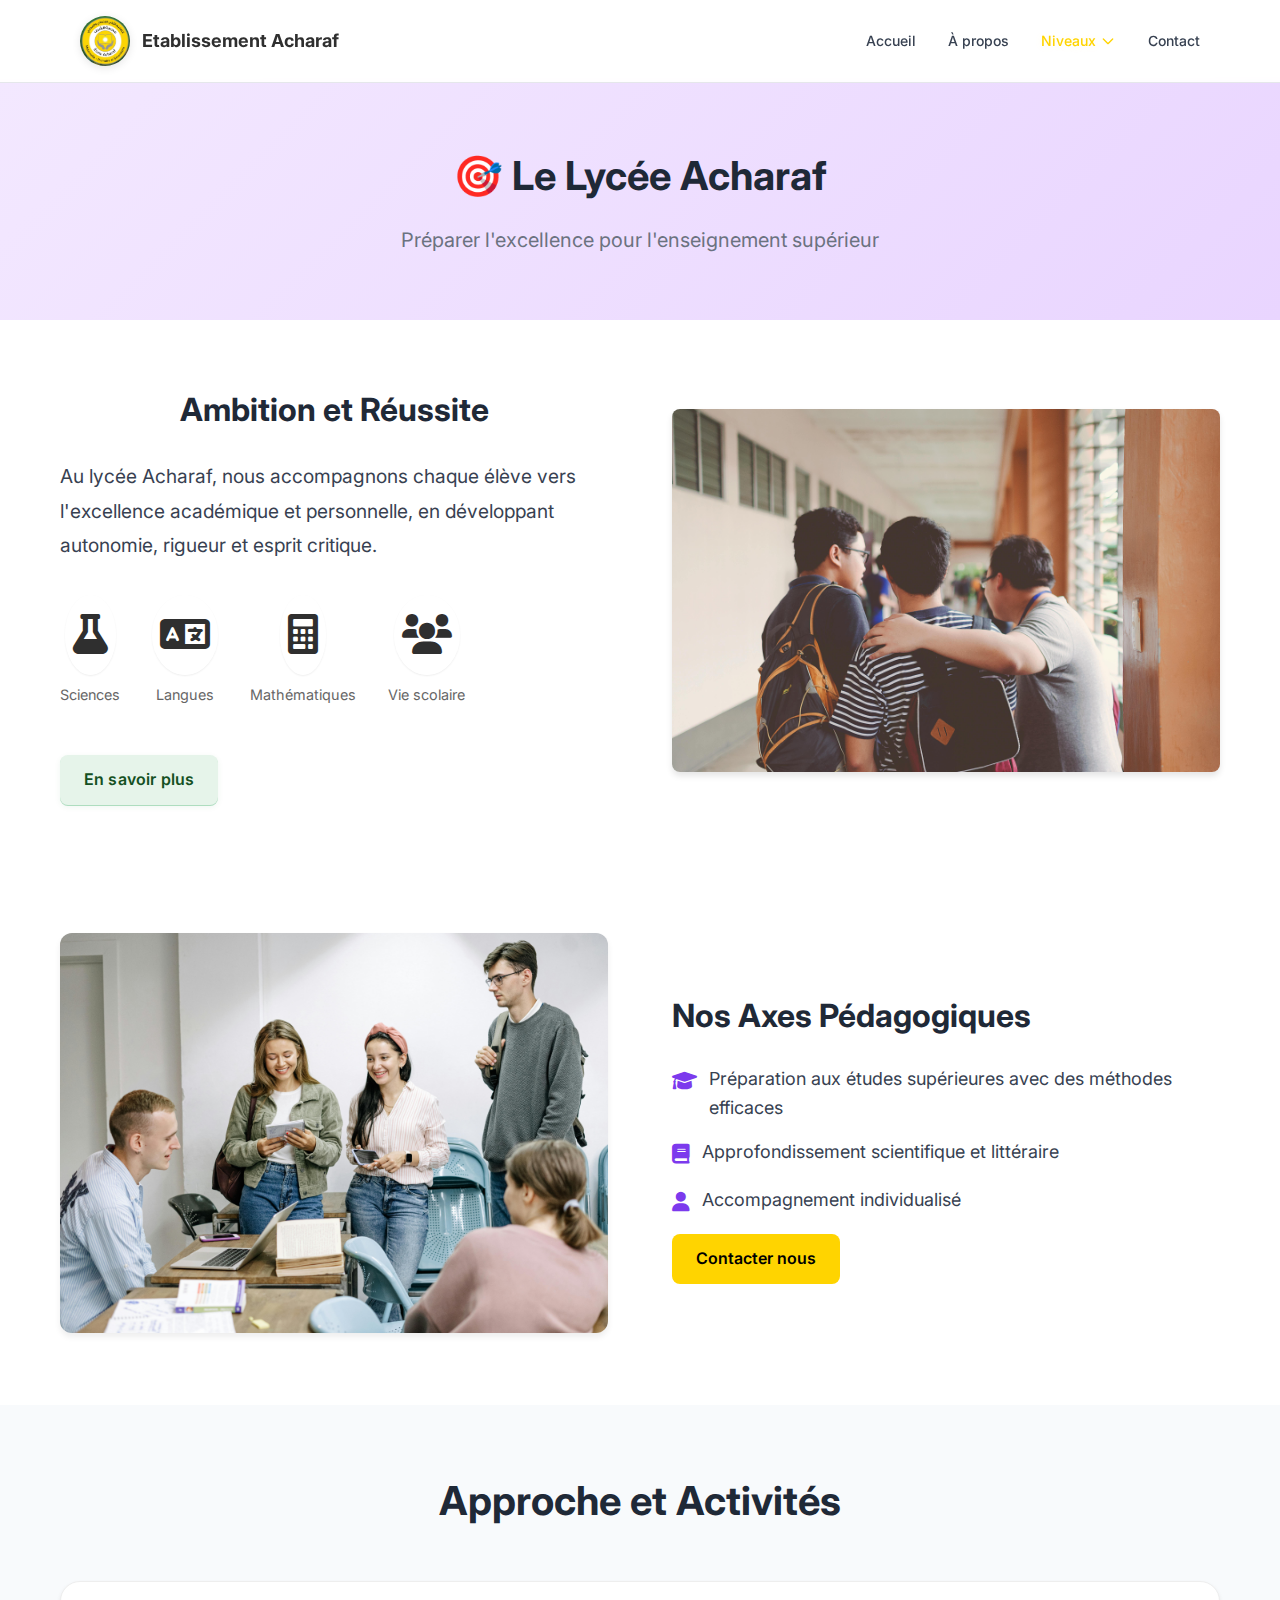
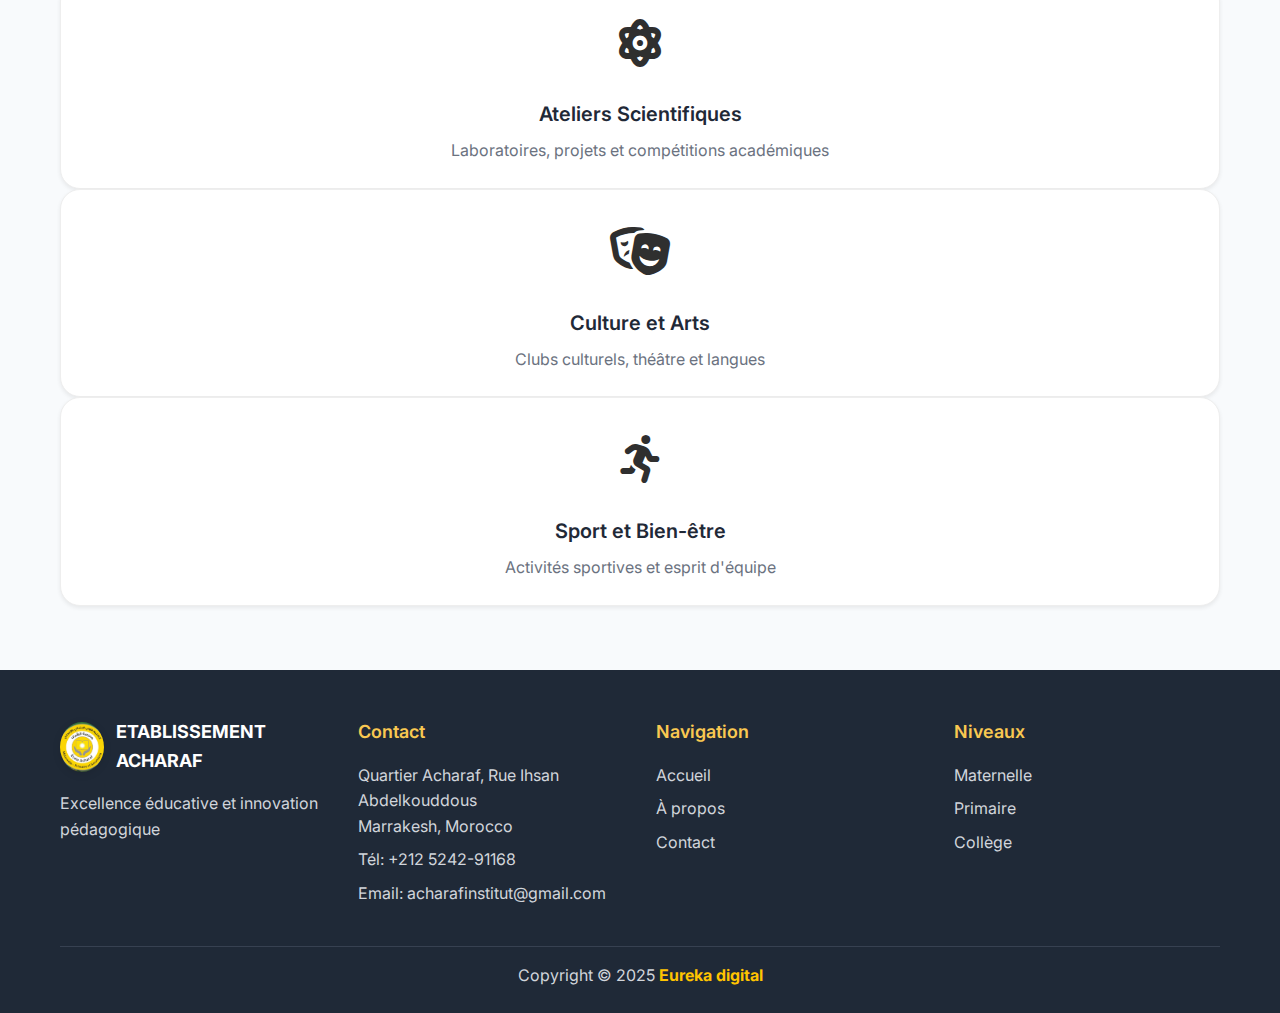
<file: secondaire.html>
<!DOCTYPE html>
<html lang="fr">
<head>
    <meta charset="UTF-8">
    <meta name="viewport" content="width=device-width, initial-scale=1.0">
    <title>Etablissement Acharaf - Lycée</title>
    <link rel="stylesheet" href="styles.css">
    <link href="https://fonts.googleapis.com/css2?family=Inter:wght@300;400;500;600;700;800;900&display=swap" rel="stylesheet">
    <link href="https://cdnjs.cloudflare.com/ajax/libs/font-awesome/6.0.0-beta3/css/all.min.css" rel="stylesheet">
</head>
<body>
    <header class="header">
        <div class="container">
            <div class="header-content">
                <a href="index.html" class="logo">
                    <div class="logo-icon">
                        <img src="./imgs/Logo.jpg" alt="Etablissement Acharaf Logo">
                    </div>
                    <div class="logo-text">
                        <h1>Etablissement Acharaf </h1>
                    </div>
                </a>

                <nav class="nav">
                    <ul class="nav-menu">
                        <li><a href="index.html">Accueil</a></li>
                        <li><a href="about.html">À propos</a></li>
                        <li class="dropdown">
                            <span class="dropdown-toggle active">
                                Niveaux
                                <svg width="16" height="16" fill="none" stroke="currentColor" viewBox="0 0 24 24">
                                    <path stroke-linecap="round" stroke-linejoin="round" stroke-width="2" d="M19 9l-7 7-7-7" />
                                </svg>
                            </span>
                            <div class="dropdown-menu">
                                <a href="maternelle.html"><i class="fas fa-child"></i> Maternelle</a>
                                <a href="primaire.html"><i class="fas fa-seedling"></i> Primaire</a>
                                <a href="college.html"><i class="fas fa-user-graduate"></i> Collège</a>
                            </div>
                        </li>
                        <li><a href="contact.html">Contact</a></li>
                    </ul>
                </nav>

                <button class="mobile-menu-toggle">
                    <span></span>
                    <span></span>
                    <span></span>
                </button>
            </div>

            <div class="mobile-menu">
                <a href="index.html">Accueil</a>
                <a href="about.html">À propos</a>
                <div class="mobile-submenu">
                    <p style="color: #6b7280; font-size: 0.875rem; font-weight: 500; margin-bottom: 0.5rem;">Niveaux:</p>
                    <a href="maternelle.html"><i class="fas fa-child"></i> Maternelle</a>
                    <a href="primaire.html"><i class="fas fa-seedling"></i> Primaire</a>
                    <a href="college.html"><i class="fas fa-user-graduate"></i> Collège</a>
                </div>
                <a href="contact.html">Contact</a>
            </div>
        </div>
    </header>

    <main class="main-content">
        <section class="page-header lycee">
            <div class="container">
                <h1 class="fade-in">🎯 Le Lycée Acharaf</h1>
                <p class="fade-in" style="animation-delay: 0.2s;">Préparer l'excellence pour l'enseignement supérieur</p>
            </div>
        </section>

        <section class="section">
            <div class="container">
                <div class="content-grid">
                    <div class="content-text slide-in-left">
                        <h2 class="section-title">Ambition et Réussite</h2>
                        <p style="font-size: 1.2rem; line-height: 1.8; margin-bottom: 2rem;">Au lycée Acharaf, nous accompagnons chaque élève vers l'excellence académique et personnelle, en développant autonomie, rigueur et esprit critique.</p>
                        <div class="level-icons" style="display: grid; grid-template-columns: repeat(4, auto); gap: 2rem; justify-content: start; margin-top: 2rem;">
                            <div style="text-align: center;">
                                <span style="font-size: 2.5rem; display: block; margin-bottom: 0.5rem;"><i class="fas fa-flask"></i></span>
                                <p style="font-size: 0.9rem; color: #666;">Sciences</p>
                            </div>
                            <div style="text-align: center;">
                                <span style="font-size: 2.5rem; display: block; margin-bottom: 0.5rem;"><i class="fas fa-language"></i></span>
                                <p style="font-size: 0.9rem; color: #666;">Langues</p>
                            </div>
                            <div style="text-align: center;">
                                <span style="font-size: 2.5rem; display: block; margin-bottom: 0.5rem;"><i class="fas fa-calculator"></i></span>
                                <p style="font-size: 0.9rem; color: #666;">Mathématiques</p>
                            </div>
                            <div style="text-align: center;">
                                <span style="font-size: 2.5rem; display: block; margin-bottom: 0.5rem;"><i class="fas fa-users"></i></span>
                                <p style="font-size: 0.9rem; color: #666;">Vie scolaire</p>
                            </div>
                        </div>
                        <div class="hero-buttons" style="margin-top: 1.5rem;">
                            <a href="#lycee-approche" class="btn btn-secondary-light">En savoir plus</a>
                        </div>
                    </div>
                    <div class="content-image slide-in-right">
                        <img src="./imgs/lycee/HighSchool 1.jpg" alt="Élèves du lycée" loading="lazy" style="width: 100%; height: auto; border-radius: 8px; box-shadow: 0 4px 6px rgba(0,0,0,0.1);">
                    </div>
                </div>
            </div>
        </section>

        <section class="section">
            <div class="container">
                <div class="content-grid">
                    <div class="content-image slide-in-right">
                        <img src="./imgs/lycee/HighSchool 2.jpg" alt="Cours au lycée" loading="lazy">
                    </div>
                    <div class="content-text slide-in-left">
                        <h2>Nos Axes Pédagogiques</h2>
                        <ul class="objectives-list">
                            <li>
                                <span style="color: #7c3aed; font-size: 1.25rem;"><i class="fas fa-graduation-cap"></i></span>
                                <span>Préparation aux études supérieures avec des méthodes efficaces</span>
                            </li>
                            <li>
                                <span style="color: #7c3aed; font-size: 1.25rem;"><i class="fas fa-book"></i></span>
                                <span>Approfondissement scientifique et littéraire</span>
                            </li>
                            <li>
                                <span style="color: #7c3aed; font-size: 1.25rem;"><i class="fas fa-user"></i></span>
                                <span>Accompagnement individualisé</span>
                            </li>
                        </ul>
                        <div class="hero-buttons" style="margin-top: 1rem;">
                            <a href="contact.html" class="btn btn-primary-2">Contacter nous</a>
                        </div>
                    </div>
                </div>
            </div>
        </section>

        <section id="lycee-approche" class="section section-gray">
            <div class="container">
                <h2 class="section-title fade-in-up">Approche et Activités</h2>
                <div class="curriculum-grid">
                    <div class="curriculum-item slide-in-up">
                        <div class="curriculum-icon"><i class="fas fa-atom"></i></div>
                        <h3>Ateliers Scientifiques</h3>
                        <p>Laboratoires, projets et compétitions académiques</p>
                    </div>
                    <div class="curriculum-item slide-in-up" style="animation-delay: 0.1s;">
                        <div class="curriculum-icon"><i class="fas fa-theater-masks"></i></div>
                        <h3>Culture et Arts</h3>
                        <p>Clubs culturels, théâtre et langues</p>
                    </div>
                    <div class="curriculum-item slide-in-up" style="animation-delay: 0.2s;">
                        <div class="curriculum-icon"><i class="fas fa-running"></i></div>
                        <h3>Sport et Bien-être</h3>
                        <p>Activités sportives et esprit d'équipe</p>
                    </div>
                </div>
            </div>
        </section>
    </main>

    <footer class="footer">
        <div class="container">
            <div class="footer-content">
                <div>
                    <div class="footer-logo">
                        <div class="logo-icon">
                            <img src="./imgs/Logo.jpg" alt="Etablissement Acharaf Logo">
                        </div>
                        <h3>ETABLISSEMENT ACHARAF</h3>
                    </div>
                    <p>Excellence éducative et innovation pédagogique</p>
                </div>

                <div>
                    <h4>Contact</h4>
                    <p>Quartier Acharaf, Rue Ihsan Abdelkouddous<br>Marrakesh, Morocco</p>
                    <p>Tél: +212 5242-91168</p>
                    <p>Email: acharafinstitut@gmail.com</p>
                </div>

                <div>
                    <h4>Navigation</h4>
                    <ul>
                        <li><a href="index.html">Accueil</a></li>
                        <li><a href="about.html">À propos</a></li>
                        <li><a href="contact.html">Contact</a></li>
                    </ul>
                </div>

                <div>
                    <h4>Niveaux</h4>
                    <ul>
                        <li><a href="maternelle.html">Maternelle</a></li>
                        <li><a href="primaire.html">Primaire</a></li>
                        <li><a href="college.html">Collège</a></li>
                    </ul>
                </div>
            </div>

            <div class="footer-bottom">
                <p>Copyright &copy; 2025 <a href="https://eureka-digital.ma/" class="copyright_link"><strong>Eureka digital</strong></a></p>
            </div>
        </div>
    </footer>

    <script src="script.js"></script>
</body>
</html>
</file>
<file: styles.css>
/* Leader Image Variations */
.leader-image-top {
  object-fit: cover;
  object-position: top center;
  width: 100%;
  height: 250px;
  border-radius: 12px;
}
.leader-image-mid {
  object-fit: cover;
  object-position: center center;
  width: 100%;
  height: 250px;
  border-radius: 12px;
}
.leader-image-bot {
  object-fit: cover;
  object-position: bottom center;
  width: 100%;
  height: 250px;
  border-radius: 12px;
}
/* Secondary Button for Light Backgrounds */
/* Refined secondary button for light backgrounds (matches screenshot 2) */
.btn-secondary-light {
  background: #e6f4ea;
  color: #217a3a;
  font-weight: 700;
  border: 2.5px solid #217a3a;
  box-shadow: 0 2px 6px rgba(33, 122, 58, 0.07), 0 1px 0 #b6e2c7;
  letter-spacing: 0.01em;
  transition: background 0.12s, color 0.12s, box-shadow 0.12s, border 0.12s, transform 0.12s;
  outline: none;
  position: relative;
  z-index: 1;
}

.btn-secondary-light:hover {
  background: #d3eadb;
  color: #145022;
  border-color: #145022;
  box-shadow: 0 4px 10px rgba(33, 122, 58, 0.10), 0 1px 0 #b6e2c7;
  transform: translateY(-2px) scale(1.03);
  outline: none;
}
/* Variables CSS */
:root {
  --primary-color: #295ba7;
  --secondary-color: #f9c851;
  --accent-color: #e0ece4;
  --text-color: #2f2f2f;
  --text-light: #6b7280;
  --background-color: #ffffff;
  --light-gray: #f8fafc;
  --border-color: #e5e7eb;
  --header-height: 80px;
  --shadow: 0 1px 3px rgba(0, 0, 0, 0.1);
  --shadow-md: 0 4px 6px rgba(0, 0, 0, 0.1);
  --shadow-lg: 0 10px 15px rgba(0, 0, 0, 0.1);
  --transition: all 0.3s ease;
  --border-radius: 8px;
  --border-radius-lg: 12px;
}

/* Reset et base */
* {
  margin: 0;
  padding: 0;
  box-sizing: border-box;
}

body {
  font-family: "Inter", -apple-system, BlinkMacSystemFont, "Segoe UI", sans-serif;
  line-height: 1.6;
  color: var(--text-color);
  background-color: var(--background-color);
  font-size: 16px;
}

html {
  scroll-behavior: smooth;
}

.container {
  max-width: 1200px;
  margin: 0 auto;
  padding: 0 20px;
}

/* Custom scrollbar */
::-webkit-scrollbar {
  width: 8px;
}

::-webkit-scrollbar-track {
  background: #f1f5f9;
}

::-webkit-scrollbar-thumb {
  background: #cbd5e1;
  border-radius: 4px;
}

::-webkit-scrollbar-thumb:hover {
  background: #94a3b8;
}

/* Header */
.header {
  background: rgba(255, 255, 255, 0.9);
  border-bottom: 1px solid var(--border-color);
  position: fixed;
  top: 0;
  left: 0;
  right: 0;
  z-index: 1000;
  backdrop-filter: blur(3px);
  transition: all 0.15s ease;
}

.header.scrolled {
  background: rgba(255, 255, 255, 0.95);
  box-shadow: 0 2px 4px rgba(0, 0, 0, 0.07);
}

.header-content {
  display: flex;
  justify-content: space-between;
  align-items: center;
  padding: 1rem 20px;
}

/* Logo */
.logo {
  display: flex;
  align-items: center;
  gap: 12px;
  text-decoration: none;
  color: inherit;
}

.logo-icon {
  position: relative;
  width: 40px;
  height: 40px;
}

.petal {
  position: absolute;
  width: 12px;
  height: 12px;
  border-radius: 50% 0;
  transform-origin: bottom right;
}

.petal-1 {
  background: #ff6b6b;
  top: 0;
  left: 14px;
  transform: rotate(-90deg);
}
.petal-2 {
  background: #4ecdc4;
  top: 4px;
  right: 0;
  transform: rotate(-30deg);
}
.petal-3 {
  background: #45b7d1;
  bottom: 4px;
  right: 0;
  transform: rotate(30deg);
}
.petal-4 {
  background: #96ceb4;
  bottom: 0;
  left: 14px;
  transform: rotate(90deg);
}
.petal-5 {
  background: #feca57;
  bottom: 4px;
  left: 0;
  transform: rotate(150deg);
}
.petal-6 {
  background: #ff9ff3;
  top: 4px;
  left: 0;
  transform: rotate(210deg);
}

.logo-text h1 {
  font-size: 18px;
  font-weight: 700;
  color: #2f2f2f;
  line-height: 1.2;
}

.logo-text span {
  font-size: 14px;
  font-weight: 400;
  color: #6b7280;
}

/* Navigation */
.nav {
  display: flex;
  align-items: center;
  gap: 2rem;
}

.nav-menu {
  display: flex;
  list-style: none;
  align-items: center;
  gap: 2rem;
}

.nav-menu a {
  text-decoration: none;
  color: #374151;
  font-weight: 500;
  font-size: 14px;
  transition: color 0.3s ease;
}

.nav-menu a:hover,
.nav-menu a.active {
  color: #FFD400;
  text-shadow: 0 1px 8px rgba(255, 212, 0, 0.10);
}

.nav-menu a:hover{
  color : #FFD400;
  text-shadow: 0 1px 8px rgba(255, 212, 0, 0.10);
}

/* Dropdown */
.dropdown {
  position: relative;
}

.dropdown-toggle {
  display: flex;
  align-items: center;
  gap: 4px;
  cursor: pointer;
  color: #374151;
  font-weight: 500;
  font-size: 14px;
  transition: color 0.3s ease;
}

.dropdown-toggle.active {
  color: #FFD400;
  text-shadow: 0 1px 8px rgba(255, 212, 0, 0.10);
}

.dropdown-menu {
  position: absolute;
  top: 100%;
  left: 0;
  right: auto;
  z-index: 1001;
  background: white;
  border-radius: 8px;
  box-shadow: 0 4px 8px rgba(0, 0, 0, 0.07);
  border: 1px solid #e5e7eb;
  padding: 8px 0;
  min-width: 200px;
  opacity: 0;
  visibility: hidden;
  transform: translateY(-10px);
  transition: all 0.15s ease;
}

.dropdown:hover .dropdown-menu {
  opacity: 1;
  visibility: visible;
  transform: translateY(0);
}

.dropdown-menu a {
  display: block;
  padding: 8px 16px;
  color: #374151;
  text-decoration: none;
  transition: all 0.3s ease;
}

.dropdown-menu a:hover,
.dropdown-menu a.active {
  background: #fffbe6;
  color: #FFD400;
  text-shadow: 0 1px 8px rgba(255, 212, 0, 0.10);
}

.dropdown-menu a:hover{
  background: #fffbe6;
  color: #FFD400;
  text-shadow: 0 1px 8px rgba(255, 212, 0, 0.10);
}
/* Scroll to Top Button (Yellow Aesthetic) */
.scroll-to-top {
  position: fixed;
  bottom: 30px;
  right: 30px;
  width: 50px;
  height: 50px;
  border-radius: 50%;
  background: #FFD400;
  color: #222;
  border: none;
  font-size: 1.5rem;
  cursor: pointer;
  box-shadow: 0 2px 8px rgba(255, 212, 0, 0.10);
  opacity: 0;
  visibility: hidden;
  transform: translateY(20px);
  transition: all 0.12s ease;
  z-index: 1000;
}

.scroll-to-top:hover {
  background: #ffe066;
  color: #000;
  box-shadow: 0 4px 12px rgba(255, 212, 0, 0.14);
  transform: translateY(-1px) scale(1.04);
}

/* Mobile Menu */
.mobile-menu-toggle {
  display: none;
  flex-direction: column;
  cursor: pointer;
  gap: 4px;
  padding: 8px;
  background: none;
  border: none;
}

.mobile-menu-toggle span {
  width: 25px;
  height: 2px;
  background: #374151;
  transition: all 0.3s ease;
}

.mobile-menu {
  display: none;
  border-top: 1px solid #e5e7eb;
  padding: 1rem 0;
}

.mobile-menu.active {
  display: block;
}

.mobile-menu a {
  display: block;
  padding: 8px 0;
  color: #374151;
  text-decoration: none;
  font-weight: 500;
}

.mobile-menu a:hover {
  color: #2563eb;
}

.mobile-menu .mobile-submenu {
  padding-left: 1rem;
  margin-top: 8px;
}

.mobile-menu .mobile-submenu a {
  font-size: 14px;
  color: #6b7280;
}

/* Main Content */
main {
  margin-top: 80px;
}

/* Hero Section */
.hero {
  position: relative;
  height: 60vh;
  min-height: 400px;
  overflow: hidden;
}

@media (max-width: 768px) {
  .hero {
    height: 40vh !important;
    min-height: 250px !important;
  }
}

.hero-image {
  position: absolute;
  top: 0;
  left: 0;
  width: 100%;
  height: 100%;
  object-fit: cover;
  opacity: 0;
  transition: opacity 1s ease-in-out;
}

.hero-image.active {
  opacity: 1;
}

.hero-overlay {
  position: absolute;
  inset: 0;
  background: linear-gradient(to top, rgba(0, 0, 0, 0.7), rgba(0, 0, 0, 0.2), transparent);
}

.hero-content {
  position: absolute;
  bottom: 0;
  left: 0;
  right: 0;
  padding: 4rem 0 2rem;
  text-align: center;
  color: white;
}

.hero-content h1 {
  font-size: 3rem;
  font-weight: 700;
  margin-bottom: 1rem;
}

@media (max-width: 768px) {
  .hero-content {
    padding: 2rem 1rem 1.5rem;
  }
  .hero-content h1 {
    font-size: 2rem;
    margin-bottom: 0.75rem;
  }
  .hero-content p {
    font-size: 1rem;
    margin-bottom: 1.25rem;
  }
}


.hero-content p {
  font-size: 1.25rem;
  margin-bottom: 2rem;
  max-width: 600px;
  margin-left: auto;
  margin-right: auto;
}

.hero-buttons {
  display: flex;
  gap: 1rem;
  justify-content: flex-start;
  flex-wrap: wrap;
  margin-top: 1rem;
}

.btn {
  padding: 12px 24px;
  border-radius: 8px;
  font-weight: 600;
  text-decoration: none;
  transition: all 0.3s cubic-bezier(0.4, 0, 0.2, 1);
  cursor: pointer;
  border: none;
  font-size: 16px;
  display: inline-block;
  text-align: center;
}

.btn-primary {
  background: #2563eb;
  color: white;
}
.btn-primary-2 {
  background: #FFD400;
  color: rgb(0, 0, 0);
}

/* Ensure adequate contrast for secondary buttons on light backgrounds */
.btn-secondary-light {
  background: #e6f4ea;
  color: #145022;
}

.btn-primary:hover {
  background: #1d4ed8;
  transform: translateY(-2px) scale(1.05);
}
.btn-primary-2:hover {
  background: #ffee00;
  transform: translateY(-2px) scale(1.05);
}

.btn-secondary {
  background: transparent;
  color: white;
  border: 2px solid white;
}

.btn-secondary:hover {
  background: white;
  color: #374151;
  transform: translateY(-2px) scale(1.05);
}

.hero-dots {
  position: absolute;
  bottom: 1rem;
  left: 50%;
  transform: translateX(-50%);
  display: flex;
  gap: 8px;
}

.hero-dot {
  width: 12px;
  height: 12px;
  border-radius: 50%;
  background: rgba(255, 255, 255, 0.5);
  cursor: pointer;
  transition: all 0.3s ease;
  border: none;
}

.hero-dot.active {
  background: white;
}

/* Sections */
.section {
  padding: 4rem 0;
}

.section-gray {
  background: #f8fafc;
}
.section-greyer {
  background: #f8fafc;
}

.section-title {
  font-size: 2.5rem;
  font-weight: 700;
  text-align: center;
  margin-bottom: 3rem;
  color: #1f2937;
}

.section-subtitle {
  font-size: 1.25rem;
  text-align: center;
  color: #6b7280;
  max-width: 600px;
  margin: 0 auto 3rem;
}

/* Grid Layouts */
.grid {
  display: grid;
  gap: 2rem;
}

.grid-2 {
  grid-template-columns: repeat(auto-fit, minmax(300px, 1fr));
}

.grid-3 {
  grid-template-columns: repeat(3, 1fr);
}

/* Force cards to maintain specific layouts */
.grid-3:has(.card),
.grid-3:has(.stat-card),
.grid-3:has(.curriculum-item) {
  display: grid;
  grid-template-columns: repeat(3, 1fr);
  gap: 1.5rem;
}

/* Ensure stats are 4 columns on desktop */
.grid-4:has(.stat-card) {
  grid-template-columns: repeat(4, 1fr);
}

@media screen and (max-width: 928px) {
  .grid-3:has(.card),
  .grid-3:has(.stat-card),
  .grid-4:has(.stat-card),
  .grid-4:has(.card) {
    grid-template-columns: repeat(2, 1fr) !important;
    gap: 1rem !important;
  }
}

@media screen and (max-width: 768px) {
  .grid-3:has(.card),
  .grid-3:has(.stat-card) {
    grid-template-columns: repeat(2, 1fr) !important;
    gap: 1rem !important;
  }
  /* On mobile, make curriculum/program grids single column */
  .grid-3:has(.curriculum-item),
  .grid-3:has(.program-card),
  .cards-1-col-mobile {
    grid-template-columns: 1fr !important;
    gap: 1rem !important;
  }
}

/* Utility: force single column on small screens regardless of content */
@media screen and (max-width: 928px) {
  .cards-1-col-mobile {
    grid-template-columns: 1fr !important;
  }
}


.grid-4 {
  grid-template-columns: repeat(auto-fit, minmax(200px, 1fr));
}

/* Cards with Enhanced Hover Animation */
.card,
.curriculum-item {
  background: white;
  border-radius: 12px;
  overflow: hidden;
  box-shadow: 0 2px 4px rgba(0, 0, 0, 0.07);
  transition: all 0.12s cubic-bezier(0.4, 0, 0.2, 1);
  cursor: pointer;
  transform: scale(1);
}

.card:hover {
  transform: translateY(-6px);
  box-shadow: 0 12px 20px rgba(0, 0, 0, 0.12);
}

.card-image {
  width: 100%;
  height: 200px;
  object-fit: cover;
}

.card-content {
  padding: 1.5rem;
  text-align: center;
}

.card-title {
  font-size: 1.25rem;
  font-weight: 600;
  margin-bottom: 0.5rem;
  color: #1f2937;
}

.card-description {
  color: #6b7280;
  line-height: 1.6;
}

/* Action Cards */
.action-card {
  background: white;
  padding: .1rem;
  border-radius: 12px;
  text-align: center;
  box-shadow: 0 1px 2px rgba(0, 0, 0, 0.07);
  transition: all 0.12s cubic-bezier(0.4, 0, 0.2, 1);
  cursor: pointer;
  text-decoration: none;
  color: inherit;
  transform: scale(1);
}

.action-card:hover {
  transform: scale(1.1) translateY(-10px);
  box-shadow: 0 4px 6px rgba(0, 0, 0, 0.10);
}

.action-card-icon {
  font-size: 3rem;
  margin-bottom: 1rem;
}

.action-card-title {
  font-size: 1.25rem;
  font-weight: 600;
  color: #1f2937;
}

/* Stats Cards */
.stat-card {
  background: #e6f4ea; /* light green */
  color: #217a3a; /* dark green */
  border-radius: 12px;
  text-align: center;
  transition: all 0.3s cubic-bezier(0.4, 0, 0.2, 1);
  cursor: pointer;
  transform: scale(1);
  padding: 10%;
}

@media (max-width: 768px) {
  .stat-card {
    padding: 0.75rem;
    margin-bottom: 0;
  }
  
  .stat-number {
    font-size: 1.75rem;
  }
  
  .stat-label {
    font-size: 0.875rem;
  }
}

 .stat-card .stat-icon,
 .stat-card .stat-number,
 .stat-card .stat-label {
   color: #217a3a;
 }

.stat-card:hover {
  transform: translateY(-4px);
  box-shadow: 0 10px 16px rgba(0, 0, 0, 0.12);
}

.stat-icon {
  font-size: 3rem;
  margin-bottom: 1rem;
}

.stat-number {
  font-size: 2.5rem;
  font-weight: 700;
  color: #2563eb;
  margin-bottom: 0.5rem;
}

.stat-label {
  color: #374151;
  font-weight: 500;
}

@media (max-width: 768px) {
  .stat-icon {
    font-size: 2rem;
  }
  
  .stat-number {
    font-size: 2rem;
  }
  
  .stat-label {
    font-size: 0.9rem;
  }
  
  .grid-3:has(.card),
  .grid-3:has(.stat-card) {
    grid-template-columns: repeat(2, 1fr) !important;
    gap: 1rem !important;
  }
}

/* Program Cards */
.program-card {
  background: white;
  border-radius: 12px;
  overflow: hidden;
  box-shadow: 0 2px 4px rgba(0, 0, 0, 0.07);
  transition: all 0.12s cubic-bezier(0.4, 0, 0.2, 1);
  text-decoration: none;
  color: inherit;
  transform: scale(1);
}

.program-card:hover {
  transform: scale(1.08) translateY(-15px);
  box-shadow: 0 10px 12px rgba(0, 0, 0, 0.12);
}

.program-card-image {
  position: relative;
  height: 200px;
  overflow: hidden;
}

.program-card-image img {
  width: 100%;
  height: 100%;
  object-fit: cover;
  transition: transform 0.3s ease;
}

.program-card:hover .program-card-image img {
  transform: scale(1.1);
}

.program-card-padded {
  padding: 0;
}
.program-card-overlay {
  position: absolute;
  inset: 0;
  background: linear-gradient(135deg, rgba(255, 255, 255, 0), rgba(22, 163, 74, 0));
  display: flex;
  flex-direction: column;
  justify-content: space-between;
  padding: 1rem;
  color: white;
}

.program-card-overlay.blue {
  background: linear-gradient(135deg, rgba(59, 130, 246, 0.8), rgba(37, 99, 235, 0.8));
}

.program-card-overlay.purple {
  background: linear-gradient(135deg, rgba(147, 51, 234, 0.8), rgba(126, 34, 206, 0.8));
}

.program-card-icon {
  font-size: 3rem;
}

.program-card-info h3 {
  font-size: 1.5rem;
  font-weight: 700;
  margin-bottom: 0.25rem;
}

.program-card-info p {
  opacity: 0.9;
  font-size: 0.9rem;
  
}

.program-card-body {
  padding: 1.5rem;
}

.program-card-body p {
  color: #6b7280;
  margin-bottom: 1rem;
}

.program-card-link {
  color: #000000;
  font-weight: 600;
  text-decoration: none;
  transition: color 0.3s ease;
}

.program-card-link:hover {
  color: #1d4ed8;
}

/* Gallery Items */
.masonry-gallery {
  display: grid;
  grid-template-columns: repeat(3, 1fr);
  gap: 1.5rem;
  align-items: start;
}

.gallery-item-wrapper {
  width: 100%;
  aspect-ratio: 1;
  margin: 0;
}

.gallery-item {
  position: relative;
  border-radius: 12px;
  overflow: hidden;
  cursor: pointer;
  transition: all 0.3s cubic-bezier(0.4, 0, 0.2, 1);
  height: 100%;
}

.gallery-item img {
  width: 100%;
  height: 100%;
  display: block;
  object-fit: cover;
  transition: transform 0.5s ease, box-shadow 0.25s ease;
  border-radius: 12px;
}

.gallery-item {
  cursor: pointer;
}

/* Lightbox */
.lightbox {
  display: none;
  position: fixed;
  top: 0;
  left: 0;
  width: 100%;
  height: 100%;
  background: rgba(0, 0, 0, 0.9);
  z-index: 1000;
  justify-content: center;
  align-items: center;
  opacity: 0;
  transition: opacity 0.3s ease;
}

.lightbox.active {
  display: flex;
  opacity: 1;
}

.lightbox img {
  max-width: 90%;
  max-height: 90vh;
  object-fit: contain;
  border-radius: 4px;
  box-shadow: 0 0 20px rgba(0,0,0,0.5);
  transform: scale(0.9);
  transition: transform 0.3s ease;
}

.lightbox.active img {
  transform: scale(1);
}

.lightbox-close {
  position: absolute;
  top: 20px;
  right: 20px;
  background: transparent;
  border: none;
  color: white;
  font-size: 2rem;
  cursor: pointer;
  z-index: 1001;
  opacity: 0.7;
  transition: opacity 0.3s ease;
}

.lightbox-close:hover {
  opacity: 1;
}

/* On gallery thumbnail hover show a soft shadow on the card (no zoom) */
.gallery-item:hover {
  box-shadow: 0 12px 30px rgba(0, 0, 0, 0.18);
  transform: translateY(-6px);
  overflow: visible; /* allow shadow to be visible outside rounded corner */
  z-index: 3;
}

/* removed hover zoom to keep images normal on hover */

@media (max-width: 1024px) {
  .masonry-gallery {
    grid-template-columns: repeat(2, 1fr);
  }
}

@media (max-width: 640px) {
  .masonry-gallery {
    grid-template-columns: repeat(1, 1fr);
  }
}

/* News Cards */
.news-card {
  background: white;
  border-radius: 12px;
  overflow: hidden;
  box-shadow: 0 2px 4px rgba(0, 0, 0, 0.07);
  transition: all 0.12s cubic-bezier(0.4, 0, 0.2, 1);
  cursor: pointer;
  transform: scale(1);
}

.news-card:hover {
  transform: scale(1.05) translateY(-8px);
  box-shadow: 0 8px 10px rgba(0, 0, 0, 0.10);
}

.news-card-image {
  width: 100%;
  height: 200px;
  object-fit: cover;
}

.news-card-content {
  padding: 1.5rem;
}

.news-date {
  color: #217A3A; 
  font-size: 0.875rem;
  font-weight: 500;
}
 
.news-title {
  font-size: 1.25rem;
  font-weight: 700;
  color: #1f2937;
  margin: 0.5rem 0;
}

.news-description {
  color: #6b7280;
}

/* Page Header */
.page-header {
  background: linear-gradient(135deg, #dbeafe 0%, #e0e7ff 100%);
  padding: 4rem 0;
  text-align: center;
}

/* Slim variant for headers that use a short background image (e.g., breadcrumb) */
.page-header--slim {
  padding: 2rem 0;
}

@media (max-width: 768px) {
  .page-header--slim {
    padding: 1.25rem 0;
  }
}

/* Image-backed header variant */
.page-header--with-image {
  background: none;
  padding: 0;
  position: relative;
  overflow: hidden;
}

.page-header-media {
  position: relative;
  width: 100%;
  height: 400px;
}

.page-header-img {
  width: 100%;
  height: 100%;
  object-fit: cover;
  display: block;
}

.page-header-overlay {
  position: absolute;
  inset: 0;
  display: flex;
  align-items: center;
  justify-content: center;
  text-align: center;
  color: white;
  padding: 1.5rem;
  background: linear-gradient(to bottom, rgba(0, 0, 0, 0.5), rgba(0, 0, 0, 0.7));
}

.page-header.primaire {
  background: linear-gradient(135deg, #dcfce7 0%, #bbf7d0 100%);
}

.page-header.college {
  background: linear-gradient(135deg, #dbeafe 0%, #bfdbfe 100%);
}

.page-header.lycee {
  background: linear-gradient(135deg, #f3e8ff 0%, #e9d5ff 100%);
}

.page-header h1 {
  font-size: 2.5rem;
  font-weight: 700;
  color: #1f2937;
  margin-bottom: 1rem;
}

.page-header p {
  font-size: 1.25rem;
  color: #6b7280;
  max-width: 600px;
  margin: 0 auto;
}

/* Level Hero Content */
.level-hero-content {
  display: grid;
  grid-template-columns: 1fr 1fr;
  gap: 3rem;
  align-items: center;
  max-width: 1200px;
  margin: 0 auto;
}

.level-hero-text {
  display: flex;
  align-items: center;
  gap: 1rem;
  margin-bottom: 1.5rem;
}

.level-hero-icon {
  font-size: 4rem;
}

.level-hero-text h1 {
  font-size: 2.5rem;
  font-weight: 700;
  color: #1f2937;
  margin: 0;
}

.level-subtitle {
  font-size: 1.125rem;
  color: #6b7280;
  margin: 0;
}

.level-icons {
  display: grid;
  grid-template-columns: repeat(4, 1fr);
  gap: 1rem;
  margin-top: 1.5rem;
  width: 100%;
  max-width: 100%;
}

.level-icons > div {
  display: flex;
  flex-direction: column;
  align-items: center;
  text-align: center;
  width: 100%;
}

.level-icons span {
  font-size: 2rem;
  padding: 0.5rem;
  background: rgba(255, 255, 255, 0.8);
  border-radius: 50%;
  box-shadow: 0 1px 2px rgba(0, 0, 0, 0.07);
  margin-bottom: 0.5rem;
}

.level-hero-image {
  text-align: center;
}

.level-hero-image img {
  width: 100%;
  max-width: 500px;
  height: 400px;
  object-fit: cover;
  border-radius: 12px;
  box-shadow: 0 4px 6px rgba(0, 0, 0, 0.07);
}

/* Content Grid */
.content-grid {
  display: grid;
  grid-template-columns: 1fr 1fr;
  gap: 3rem;
  align-items: center;
}

.content-text h2 {
  font-size: 2rem;
  font-weight: 700;
  color: #1f2937;
  margin-bottom: 1.5rem;
}

.content-text h3 {
  font-size: 1.5rem;
  font-weight: 600;
  color: #1f2937;
  margin: 2rem 0 1rem 0;
}

.content-text p {
  font-size: 1.125rem;
  line-height: 1.7;
  color: #374151;
  margin-bottom: 1.5rem;
}

.objectives-list {
  list-style: none;
  padding: 0;
}

.objectives-list li {
  display: flex;
  align-items: flex-start;
  gap: 0.75rem;
  margin-bottom: 1rem;
  font-size: 1.125rem;
  line-height: 1.6;
  color: #374151;
}

.content-image img {
  width: 100%;
  height: 400px;
  object-fit: cover;
  border-radius: 12px;
  box-shadow: 0 4px 6px rgba(0, 0, 0, 0.07);
}

/* Curriculum Grid */
/* Removed old curriculum-grid styles as we're using grid-3 now */

.curriculum-item {
  background: white;
  padding: 1.5rem;
  border-radius: 20px;
  text-align: center;
  box-shadow: 0 2px 4px rgba(0, 0, 0, 0.07);
  transition: all 0.12s cubic-bezier(0.4, 0, 0.2, 1);
  transform: scale(1);
  width: 100%;
  max-width: 100%;
  overflow: hidden;
  border: .5px solid #eee;

}

.curriculum-item:hover {
  transform: scale(1.05) translateY(-5px);
  box-shadow: 0 8px 10px rgba(0, 0, 0, 0.10);
}

.curriculum-icon {
  font-size: 3rem;
  margin-bottom: 1rem;
}

.curriculum-item h3 {
  font-size: 1.25rem;
  font-weight: 600;
  color: #1f2937;
  margin-bottom: 0.5rem;
}

.curriculum-item p {
  color: #6b7280;
  line-height: 1.6;
}

/* Values Grid */
.values-grid {
  display: grid;
  grid-template-columns: repeat(auto-fit, minmax(250px, 1fr));
  gap: 2rem;
}

.value-item {
  background: white;
  padding: 2rem;
  border-radius: 12px;
  text-align: center;
  box-shadow: 0 2px 4px rgba(0, 0, 0, 0.07);
  transition: all 0.12s cubic-bezier(0.4, 0, 0.2, 1);
  transform: scale(1);
}

.value-item:hover {
  transform: scale(1.05) translateY(-5px);
  box-shadow: 0 8px 10px rgba(0, 0, 0, 0.10);
}

.value-icon {
  font-size: 3rem;
  margin-bottom: 1rem;
}

.value-item h3 {
  font-size: 1.25rem;
  font-weight: 600;
  color: #1f2937;
  margin-bottom: 0.5rem;
}

.value-item p {
  color: #6b7280;
  line-height: 1.6;
}

/* Contact Cards Grid */
.contact-cards-grid {
  display: grid;
  grid-template-columns: repeat(auto-fit, minmax(250px, 1fr));
  gap: 2rem;
}

.contact-card {
  background: white;
  padding: 2rem;
  border-radius: 12px;
  text-align: center;
  box-shadow: 0 2px 4px rgba(0, 0, 0, 0.07);
  transition: all 0.12s cubic-bezier(0.4, 0, 0.2, 1);
  transform: scale(1);
}

.contact-card:hover {
  transform: scale(1.05) translateY(-5px);
  box-shadow: 0 8px 10px rgba(0, 0, 0, 0.10);
}

.contact-card-icon {
  font-size: 2rem;
  color: #FFD400;
  margin-bottom: 1rem;
}

.contact-card h3 {
  font-size: 1.25rem;
  font-weight: 600;
  color: #1f2937;
  margin-bottom: 1rem;
}

.contact-card p {
  color: #6b7280;
  line-height: 1.6;
}

/* Leadership Grid */
.leadership-grid {
  display: grid;
  grid-template-columns: repeat(auto-fit, minmax(300px, 1fr));
  gap: 2rem;
}

.leader-card {
  background: white;
  padding: 2rem;
  border-radius: 12px;
  text-align: center;
  box-shadow: 0 2px 4px rgba(0, 0, 0, 0.07);
  transition: all 0.12s cubic-bezier(0.4, 0, 0.2, 1);
  transform: scale(1);
}

.leader-card:hover {
  transform: scale(1.05) translateY(-5px);
  box-shadow: 0 8px 10px rgba(0, 0, 0, 0.10);
}

.leader-image {
  width: 150px;
  height: 150px;
  border-radius: 50%;
  object-fit: cover;
  margin: 0 auto 1.5rem;
  box-shadow: 0 2px 4px rgba(0, 0, 0, 0.07);
}

.leader-name {
  font-size: 1.25rem;
  font-weight: 600;
  color: #1f2937;
  margin-bottom: 0.5rem;
}

.leader-position {
  color: #217a3a;
  font-weight: 500;
  margin-bottom: 0.5rem;
}

.leader-description {
  color: #6b7280;
  line-height: 1.6;
}

/* Timeline */
.timeline {
  position: relative;
  max-width: 800px;
  margin: 0 auto;
}

.timeline::before {
  content: "";
  position: absolute;
  left: 50%;
  top: 0;
  bottom: 0;
  width: 2px;
  background: #e5e7eb;
  transform: translateX(-50%);
}

.timeline-item {
  position: relative;
  margin-bottom: 3rem;
  display: flex;
  align-items: center;
}

.timeline-item:nth-child(odd) {
  flex-direction: row;
}

.timeline-item:nth-child(even) {
  flex-direction: row-reverse;
}

.timeline-marker {
  position: absolute;
  left: 50%;
  transform: translateX(-50%);
  width: 80px;
  height: 80px;
  background: #2563eb;
  color: white;
  border-radius: 50%;
  display: flex;
  align-items: center;
  justify-content: center;
  font-weight: 700;
  font-size: 1.125rem;
  box-shadow: 0 2px 4px rgba(0, 0, 0, 0.07);
  z-index: 2;
}

.timeline-content {
  background: white;
  padding: 2rem;
  border-radius: 12px;
  box-shadow: 0 2px 4px rgba(0, 0, 0, 0.07);
  width: calc(50% - 60px);
  transition: all 0.12s cubic-bezier(0.4, 0, 0.2, 1);
  transform: scale(1);
}

.timeline-content:hover {
  transform: scale(1.02);
  box-shadow: 0 4px 6px rgba(0, 0, 0, 0.10);
}

.timeline-item:nth-child(odd) .timeline-content {
  margin-right: auto;
}

.timeline-item:nth-child(even) .timeline-content {
  margin-left: auto;
}

.timeline-content h3 {
  font-size: 1.25rem;
  font-weight: 600;
  color: #1f2937;
  margin-bottom: 0.5rem;
}

.timeline-content p {
  color: #6b7280;
  line-height: 1.6;
}

/* Contact Page Styles */
.contact-grid {
  display: grid;
  grid-template-columns: 1fr 1fr;
  gap: 4rem;
  align-items: start;
}

.contact-info {
  background: white;
  padding: 2rem;
  border-radius: 12px;
  box-shadow: 0 2px 4px rgba(0, 0, 0, 0.07);
  margin-bottom: 2rem;
}

.contact-info h2 {
  font-size: 1.875rem;
  font-weight: 700;
  color: #1f2937;
  margin-bottom: 2rem;
}

.contact-item {
  display: flex;
  align-items: flex-start;
  gap: 1rem;
  margin-bottom: 2rem;
  padding-bottom: 1.5rem;
  border-bottom: 1px solid #e5e7eb;
}

.contact-item:last-child {
  border-bottom: none;
  margin-bottom: 0;
  padding-bottom: 0;
}

.contact-icon {
  font-size: 1.5rem;
  margin-top: 0.25rem;
}

.contact-item h3 {
  font-size: 1.125rem;
  font-weight: 600;
  color: #1f2937;
  margin-bottom: 0.5rem;
}

.contact-item p {
  color: #6b7280;
  line-height: 1.6;
}

.visit-info {
  background: #f8fafc;
  padding: 2rem;
  border-radius: 12px;
  border: 1px solid #e5e7eb;
}

.visit-info h3 {
  font-size: 1.25rem;
  font-weight: 600;
  color: #1f2937;
  margin-bottom: 1rem;
}

.visit-info p {
  color: #6b7280;
  line-height: 1.6;
  margin-bottom: 1.5rem;
}

/* Contact Form */
.contact-form-container {
  background: white;
  padding: 2rem;
  border-radius: 12px;
  box-shadow: 2px 2px 2px 4px rgba(0.07, 0.07, 0.07, 0.07);
}

.contact-form-container h2 {
  font-size: 1.875rem;
  font-weight: 700;
  color: #1f2937;
  margin-bottom: 2rem;
}

/* Contact Details Grid */
.contact-details-grid {
  display: grid;
  grid-template-columns: repeat(auto-fit, minmax(200px, 1fr));
  gap: 2rem;
  padding: 2rem;
  background: white;
  border-radius: 12px;
  margin-top: 2rem;
}

.contact-detail-item {
  text-align: center;
  padding: 1.5rem;
  transition: all 0.3s ease;
}

.contact-detail-item i {
  color: #FFD400;
  margin-bottom: 1rem;
}

.contact-detail-item h3 {
  font-size: 1.25rem;
  font-weight: 600;
  margin-bottom: 0.5rem;
  color: #1f2937;
}

.contact-detail-item p {
  color: #6b7280;
  line-height: 1.6;
}

/* FAQ Accordion */
.faq-accordion {
  max-width: 800px;
  margin: 0 auto;
}

.accordion-item {
  margin-bottom: 1rem;
  border: 1px solid #e5e7eb;
  border-radius: 8px;
  overflow: hidden;
}

.accordion-header {
  width: 100%;
  display: flex;
  align-items: center;
  padding: 1.25rem;
  background: white;
  border: none;
  cursor: pointer;
  font-size: 1.1rem;
  font-weight: 600;
  color: #1f2937;
  transition: all 0.3s ease;
}

.accordion-header i:first-child {
  margin-right: 1rem;
  color: #FFD400;
}

.accordion-header i:last-child {
  margin-left: auto;
  transition: transform 0.3s ease;
}

.accordion-header:hover {
  background: #f8fafc;
}

.accordion-content {
  padding: 0;
  max-height: 0;
  overflow: hidden;
  transition: all 0.3s ease;
  background: white;
}

.accordion-content p {
  padding: 1.25rem;
  margin: 0;
  color: #6b7280;
  border-top: 1px solid #e5e7eb;
}

.accordion-item.active .accordion-header i:last-child {
  transform: rotate(180deg);
}

.accordion-item.active .accordion-content {
  max-height: 500px;
}

.contact-form {
  display: flex;
  flex-direction: column;
  gap: 1.5rem;
}

.form-grid {
  display: grid;
  grid-template-columns: 1fr 1fr;
  gap: 1rem;
}

.form-group {
  display: flex;
  flex-direction: column;
}

.form-group label {
  font-weight: 500;
  color: #374151;
  margin-bottom: 0.5rem;
  font-size: 0.875rem;
}

.form-group input,
.form-group textarea,
.form-group select {
  padding: 0.75rem;
  border: 1px solid #d1d5db;
  border-radius: 8px;
  font-size: 1rem;
  transition: all 0.12s ease;
  background: white;
}

.form-group input:focus,
.form-group textarea:focus,
.form-group select:focus {
  outline: none;
  border-color: #2563eb;
  box-shadow: 0 0 0 3px rgba(37, 99, 235, 0.1);
}

.form-group textarea {
  resize: vertical;
  min-height: 120px;
}

.form-submit {
  background: #2563eb;
  color: white;
  padding: 0.75rem 2rem;
  border: none;
  border-radius: 8px;
  font-size: 1rem;
  font-weight: 600;
  cursor: pointer;
  transition: all 0.3s cubic-bezier(0.4, 0, 0.2, 1);
}

.form-submit:hover {
  background: #1d4ed8;
  transform: translateY(-2px);
}

.form-submit:disabled {
  opacity: 0.6;
  cursor: not-allowed;
  transform: none;
}

.form-success {
  background: #10b981 !important;
}

/* Small Contact Form */
.small-contact-section {
  background: linear-gradient(135deg, #1f2937 0%, #374151 100%);
  color: white;
  padding: 3rem 0;
}

.small-contact-container {
  max-width: 800px;
  margin: 0 auto;
  text-align: center;
}

.small-contact-container h2 {
  font-size: 2rem;
  font-weight: 700;
  margin-bottom: 1rem;
}

.small-contact-container p {
  font-size: 1.125rem;
  opacity: 0.9;
  margin-bottom: 2rem;
}

.small-contact-form {
  display: flex;
  flex-direction: column;
  gap: 1rem;
  max-width: 600px;
  margin: 0 auto;
}

.small-form-grid {
  display: grid;
  grid-template-columns: 1fr 1fr;
  gap: 1rem;
}

.small-contact-form input,
.small-contact-form textarea {
  padding: 0.75rem 1rem;
  border: none;
  border-radius: 8px;
  font-size: 1rem;
  background: white;
  color: #374151;
}

.small-contact-form input:focus,
.small-contact-form textarea:focus {
  outline: none;
  box-shadow: 0 0 0 2px rgba(59, 130, 246, 0.15);
}

.small-contact-form textarea {
  resize: vertical;
  min-height: 100px;
  grid-column: 1 / -1;
}

.small-contact-form button {
  background: #2563eb;
  color: white;
  padding: 0.75rem 1.5rem;
  border: none;
  border-radius: 8px;
  font-weight: 600;
  cursor: pointer;
  transition: all 0.3s ease;
  font-size: 1rem;
}

.small-contact-form button:hover {
  background: #1d4ed8;
  transform: translateY(-2px);
}

.small-contact-form button:disabled {
  opacity: 0.6;
  cursor: not-allowed;
  transform: none;
}

/* Responsive adjustments for small contact form */
@media (max-width: 768px) {
  .small-form-grid {
    grid-template-columns: 1fr;
  }
}

/* Footer */
.footer {
  background: #1f2937;
  color: white;
  padding: 3rem 0 1rem;
}

.footer-content {
  display: grid;
  grid-template-columns: repeat(auto-fit, minmax(250px, 1fr));
  gap: 2rem;
  margin-bottom: 2rem;
}

.footer-logo {
  display: flex;
  align-items: center;
  gap: 12px;
  margin-bottom: 1rem;
}

.footer-logo h3 {
  font-size: 1.125rem;
  font-weight: 700;
  color: white;
}

.footer h4 {
  color: #f9c851;
  font-weight: 600;
  margin-bottom: 1rem;
  font-size: 1.125rem;
}

.footer p {
  color: #d1d5db;
  line-height: 1.6;
  margin-bottom: 0.5rem;
}

.footer ul {
  list-style: none;
  padding: 0;
}

.footer ul li {
  margin-bottom: 0.5rem;
}

.footer ul li a {
  color: #d1d5db;
  text-decoration: none;
  transition: color 0.3s ease;
}

.footer ul li a:hover {
  color: #f9c851;
}

.footer-bottom {
  border-top: 1px solid #374151;
  padding-top: 1rem;
  text-align: center;
  color: #9ca3af;
}

/* Animations */
@keyframes fadeIn {
  from {
    opacity: 0;
    transform: translateY(20px);
  }
  to {
    opacity: 1;
    transform: translateY(0);
  }
}

@keyframes fadeInUp {
  from {
    opacity: 0;
    transform: translateY(30px);
  }
  to {
    opacity: 1;
    transform: translateY(0);
  }
}

@keyframes slideInLeft {
  from {
    opacity: 0;
    transform: translateX(-30px);
  }
  to {
    opacity: 1;
    transform: translateX(0);
  }
}

@keyframes slideInRight {
  from {
    opacity: 0;
    transform: translateX(30px);
  }
  to {
    opacity: 1;
    transform: translateX(0);
  }
}

@keyframes slideInUp {
  from {
    opacity: 0;
    transform: translateY(30px);
  }
  to {
    opacity: 1;
    transform: translateY(0);
  }
}

@keyframes scaleIn {
  from {
    opacity: 0;
    transform: scale(0.9);
  }
  to {
    opacity: 1;
    transform: scale(1);
  }
}

.fade-in {
  animation: fadeIn 0.3s ease-out both;
}

.fade-in-up {
  animation: fadeInUp 0.3s ease-out both;
}

.slide-in-left {
  animation: slideInLeft 0.3s ease-out both;
}

.slide-in-right {
  animation: slideInRight 0.3s ease-out both;
}

.slide-in-up {
  animation: slideInUp 0.3s ease-out both;
}

.scale-in {
  animation: scaleIn 0.3s ease-out both;
}

/* Responsive Design */
@media (max-width: 1024px) {
  .level-hero-content,
  .content-grid,
  .contact-grid {
    grid-template-columns: 1fr;
    gap: 2rem;
  }

  .timeline::before {
    left: 30px;
  }

  .timeline-item {
    flex-direction: row !important;
    padding-left: 70px;
  }

  .timeline-marker {
    left: 30px;
    transform: translateX(-50%);
  }

  .timeline-content {
    width: 100%;
    margin: 0 !important;
  }
}

@media (max-width: 768px) {
  .nav-menu {
    display: none;
  }

  .mobile-menu-toggle {
    display: flex;
  }

  .hero-content h1 {
    font-size: 2rem;
  }

  .section-title {
    font-size: 2rem;
  }
  .section-title-2 {
    font-size: 1.2rem;
  }

  .page-header h1 {
    font-size: 2rem;
  }

  .level-hero-text h1 {
    font-size: 2rem;
  }

  .form-grid {
    grid-template-columns: 1fr;
  }

  .small-contact-form {
    flex-direction: column;
  }

  .values-grid,
  .leadership-grid {
    grid-template-columns: 1fr;
  }

  .content-grid {
    grid-template-columns: 1fr;
    gap: 1.5rem;
  }

  .content-text {
    padding: 0 1rem;
  }

  .content-image img {
    height: 300px;
  }

  .level-icons {
    grid-template-columns: repeat(2, 1fr) !important;
    padding: 0 1rem;
  }

  .container {
    padding: 0 1rem;
  }

  .curriculum-item {
    padding: 1.25rem;
  }

  .section {
    padding: 2rem 0;
  }
}

@media (max-width: 480px) {
  .container {
    padding: 0 15px;
  }

  .hero-content h1 {
    font-size: 1.75rem;
  }

  .section-title {
    font-size: 1.75rem;
  }

  .level-icons {
    justify-content: center;
  }
  
  /* Grid adjustments for very small screens */
  .grid-3:has(.stat-card) {
    gap: 0.75rem !important;
  }
  .grid-4:has(.stat-card) {
    gap: 0.75rem !important;
  }

  .level-icons span {
    font-size: 1.5rem;
  }
}

/* Map Section */
.map-container {
  border-radius: 12px;
  overflow: hidden;
  box-shadow: 0 4px 6px rgba(0, 0, 0, 0.07);
  transition: all 0.12s ease;
  width: 100%;
  height: 450px;
  position: relative;
}

.map-container:hover {
  box-shadow: 0 8px 10px rgba(0, 0, 0, 0.10);
}

.map-iframe {
  width: 100%;
  height: 100%;
  position: absolute;
  top: 0;
  left: 0;
  right: 0;
  bottom: 0;
}

.map-image {
  width: 100%;
  height: 400px;
  object-fit: cover;
  display: block;
}

/* Form Loading Animation */
.form-loading {
  display: flex;
  align-items: center;
  gap: 0.5rem;
}

.spinner {
  width: 16px;
  height: 16px;
  border: 2px solid rgba(255, 255, 255, 0.3);
  border-top: 2px solid white;
  border-radius: 50%;
  animation: spin 1s linear infinite;
}

@keyframes spin {
  0% {
    transform: rotate(0deg);
  }
  100% {
    transform: rotate(360deg);
  }
}

/* Enhanced Form Styling */
.form-group input:invalid {
  border-color: #ef4444;
}

.form-group input:valid {
  border-color: #10b981;
}

.form-group select:focus {
  border-color: #bdbdbd !important;
  box-shadow: 0 0 0 2px #ededed;
  outline: none;
}

/* Checkbox Styling */
input[type="checkbox"] {
  width: 16px;
  height: 16px;
  accent-color: #2563eb;
}

/* Contact Item Hover Effect */
.contact-item {
  transition: all 0.3s ease;
  border-radius: 8px;
  padding: 1rem;
  margin: -1rem;
}

.contact-item:hover {
  background: #f8fafc;
  transform: translateX(5px);
}

/* FAQ Cards Enhancement */
.card:hover .card-title {
  color: #2563eb;
}

/* duplicate .logo removed */

.logo-icon {
  position: relative;
  width: 50px;
  height: 50px;
  border-radius: 50%;
  overflow: hidden;
  box-shadow: 0 2px 8px rgba(0, 0, 0, 0.1);
}

.logo-icon img {
  width: 100%;
  height: 100%;
  object-fit: cover;
}
/* About Page Specific Enhancements */

/* Enhanced Page Header with Story */
.about-header {
  background: linear-gradient(135deg, #e6f4ea 0%, #d3eadb 100%);
  padding: 6rem 0;
  position: relative;
  overflow: hidden;
  min-height: 70vh;
  display: flex;
  align-items: center;
}

.about-header::before {
  content: "";
  position: absolute;
  top: -50%;
  right: -20%;
  width: 100%;
  height: 200%;
  background: radial-gradient(circle, rgba(255, 212, 0, 0.15) 0%, transparent 70%);
  transform: rotate(15deg);
  animation: float 6s ease-in-out infinite;
}

@keyframes float {
  0%,
  100% {
    transform: rotate(15deg) translateY(0px);
  }
  50% {
    transform: rotate(15deg) translateY(-20px);
  }
}

.page-header-content {
  position: relative;
  z-index: 2;
  text-align: center;
  max-width: 900px;
  margin: 0 auto;
}

.page-header-content h1 {
  font-size: 3.5rem;
  font-weight: 700;
  color: #1b4332;
  margin-bottom: 1.5rem;
  text-shadow: 0 2px 4px rgba(0, 0, 0, 0.1);
  line-height: 1.2;
}

.page-header-content > p {
  font-size: 1.5rem;
  color: #2d5016;
  margin-bottom: 2rem;
  font-weight: 500;
  opacity: 0.9;
}

.story-intro {
  background: rgba(255, 255, 255, 0.9);
  padding: 2rem;
  border-radius: 15px;
  margin: 2rem 0;
  border-left: 5px solid #ffd400;
  box-shadow: 0 4px 10px rgba(0, 0, 0, 0.07);
}

.story-intro p {
  font-size: 1.125rem;
  line-height: 1.7;
  color: #374151;
  margin: 0;
  font-style: italic;
}

.page-header-icons {
  display: flex;
  gap: 1.5rem;
  justify-content: center;
  margin-top: 2rem;
  flex-wrap: wrap;
}

.page-header-icons span {
  font-size: 2.5rem;
  padding: 1.2rem;
  background: rgba(255, 255, 255, 0.95);
  border-radius: 50%;
  box-shadow: 0 3px 8px rgba(0, 0, 0, 0.07);
  transition: all 0.4s cubic-bezier(0.4, 0, 0.2, 1);
  backdrop-filter: blur(3px);
  border: 2px solid rgba(255, 212, 0, 0.2);
}

.page-header-icons span:hover {
  transform: translateY(-8px) scale(1.15);
  box-shadow: 0 6px 12px rgba(0, 0, 0, 0.12);
  background: rgba(255, 212, 0, 0.95);
  border-color: rgba(255, 212, 0, 0.5);
}

/* Story Sections */
.mission-section {
  background: linear-gradient(135deg, #ffffff 0%, #f8fafc 100%);
  padding: 6rem 0;
  position: relative;
}

.vision-section {
  background: linear-gradient(135deg, #f8fafc 0%, #e6f4ea 100%);
  padding: 6rem 0;
  position: relative;
}

.content-grid {
  display: grid;
  grid-template-columns: 1fr 1fr;
  gap: 4rem;
  align-items: center;
  max-width: 1200px;
  margin: 0 auto;
}

.content-grid.reverse {
  direction: rtl;
}

.content-grid.reverse > * {
  direction: ltr;
}

.story-card {
  background: white;
  padding: 3rem;
  border-radius: 20px;
  box-shadow: 0 8px 16px rgba(0, 0, 0, 0.07);
  position: relative;
  overflow: hidden;
  border: 1px solid rgba(255, 212, 0, 0.1);
}

.story-card::before {
  content: "";
  position: absolute;
  top: 0;
  left: 0;
  right: 0;
  height: 4px;
  background: linear-gradient(90deg, #ffd400 0%, #217a3a 100%);
}

.story-number {
  position: absolute;
  top: -15px;
  right: 2rem;
  background: linear-gradient(135deg, #ffd400 0%, #ffe066 100%);
  color: #1b4332;
  width: 50px;
  height: 50px;
  border-radius: 50%;
  display: flex;
  align-items: center;
  justify-content: center;
  font-weight: 700;
  font-size: 1.2rem;
  box-shadow: 0 2px 6px rgba(255, 212, 0, 0.15);
}

.story-title {
  font-size: 2.5rem;
  color: #1b4332;
  margin-bottom: 2rem;
  position: relative;
  font-weight: 700;
}

.title-underline {
  position: absolute;
  bottom: -10px;
  left: 0;
  width: 80px;
  height: 4px;
  border-radius: 2px;
}

.title-underline.yellow {
  background: #ffd400;
}
.title-underline.green {
  background: #217a3a;
}

.story-content {
  color: #374151;
}

.story-lead {
  font-size: 1.3rem;
  font-weight: 600;
  color: #1b4332;
  margin-bottom: 1.5rem;
  font-style: italic;
  position: relative;
  padding-left: 1rem;
  border-left: 3px solid #ffd400;
}

.story-text {
  font-size: 1.125rem;
  line-height: 1.8;
  margin-bottom: 1.5rem;
  text-align: justify;
}

.story-highlight {
  display: flex;
  align-items: center;
  gap: 1rem;
  background: rgba(255, 212, 0, 0.1);
  padding: 1rem 1.5rem;
  border-radius: 10px;
  margin-top: 2rem;
  border: 1px solid rgba(255, 212, 0, 0.2);
}

.highlight-icon {
  font-size: 1.5rem;
}

.story-image-container {
  position: relative;
  height: 600px;
  width: 100%;
  border-radius: 20px;
  overflow: hidden;
  box-shadow: 0 10px 20px rgba(0, 0, 0, 0.07);
}

.story-image {
  width: 100%;
  height: 100%;
  object-fit: cover;
  transition: transform 0.18s ease;
}

.story-image-container:hover .story-image {
  transform: scale(1.02);
}

.story-image-overlay {
  position: absolute;
  inset: 0;
  opacity: 0;
  transition: opacity 0.12s ease;
}

.mission-overlay {
  background: linear-gradient(45deg, rgba(255, 212, 0, 0.12), rgba(33, 122, 58, 0.07));
}

.vision-overlay {
  background: linear-gradient(45deg, rgba(33, 122, 58, 0.12), rgba(255, 212, 0, 0.07));
}

.story-image-container:hover .story-image-overlay {
  opacity: 1;
}

.image-caption {
  position: absolute;
  bottom: 0;
  left: 0;
  right: 0;
  background: linear-gradient(transparent, rgba(0, 0, 0, 0.8));
  color: white;
  padding: 2rem 1.5rem 1.5rem;
  font-weight: 500;
  font-size: 1.1rem;
}

/* Custom About Stats Section */
.about-stats-section {
  background: linear-gradient(135deg, #1b4332 0%, #2d5016 100%);
  padding: 6rem 0;
  position: relative;
  overflow: hidden;
}

.about-stats-section::before {
  content: "";
  position: absolute;
  top: -50%;
  left: -20%;
  width: 100%;
  height: 200%;
  background: radial-gradient(circle, rgba(255, 212, 0, 0.1) 0%, transparent 70%);
  transform: rotate(-15deg);
  animation: float-reverse 8s ease-in-out infinite;
}

@keyframes float-reverse {
  0%,
  100% {
    transform: rotate(-15deg) translateY(0px);
  }
  50% {
    transform: rotate(-15deg) translateY(20px);
  }
}

.stats-intro {
  text-align: center;
  margin-bottom: 4rem;
  position: relative;
  z-index: 2;
}

.about-stats-section .section-title {
  color: white;
  font-size: 3rem;
  margin-bottom: 1rem;
}

.about-stats-section .section-subtitle {
  color: rgba(255, 255, 255, 0.9);
  font-size: 1.2rem;
}

.about-stats-grid {
  display: grid;
  grid-template-columns: repeat(auto-fit, minmax(280px, 1fr));
  gap: 2rem;
  position: relative;
  z-index: 2;
}

.about-stat-card {
  background: rgba(255, 255, 255, 0.95);
  backdrop-filter: blur(20px);
  border-radius: 20px;
  padding: 2.5rem;
  text-align: center;
  box-shadow: 0 10px 20px rgba(0, 0, 0, 0.10);
  border: 2px solid rgba(255, 212, 0, 0.3);
  transition: all 0.4s cubic-bezier(0.4, 0, 0.2, 1);
  position: relative;
  overflow: hidden;
}

.about-stat-card::before {
  content: "";
  position: absolute;
  top: 0;
  left: 0;
  right: 0;
  height: 4px;
  background: linear-gradient(90deg, #ffd400 0%, #217a3a 100%);
}

.about-stat-card:hover {
  transform: translateY(-10px) scale(1.02);
  box-shadow: 0 12px 24px rgba(0, 0, 0, 0.15);
}

.stat-icon-container {
  margin-bottom: 1.5rem;
}

.about-stat-card .stat-icon {
  font-size: 3.5rem;
  background: linear-gradient(135deg, #ffd400 0%, #ffe066 100%);
  -webkit-background-clip: text;
  -webkit-text-fill-color: transparent;
  background-clip: text;
  display: inline-block;
}

.stat-content {
  position: relative;
}

.about-stat-card .stat-number {
  font-size: 3.5rem;
  font-weight: 700;
  color: #1b4332;
  margin-bottom: 0.5rem;
  display: inline-block;
}

.stat-suffix {
  font-size: 2rem;
  font-weight: 700;
  color: #217a3a;
  display: inline-block;
}

.about-stat-card .stat-label {
  font-size: 1.3rem;
  font-weight: 600;
  color: #1b4332;
  margin-bottom: 0.5rem;
}

.stat-description {
  font-size: 0.95rem;
  color: #6b7280;
  line-height: 1.5;
}

/* Enhanced Values Section */
.values-section {
  background: linear-gradient(135deg, #f8fafc 0%, #e6f4ea 100%);
  position: relative;
  padding: 6rem 0;
}

.values-section .section-title {
  color: #1b4332;
  position: relative;
  margin-bottom: 1rem;
}

.values-section .section-title::after {
  content: "";
  position: absolute;
  bottom: -15px;
  left: 50%;
  transform: translateX(-50%);
  width: 100px;
  height: 4px;
  background: linear-gradient(90deg, #ffd400 0%, #217a3a 100%);
  border-radius: 2px;
}

.enhanced-value-card {
  position: relative;
  overflow: hidden;
  border: 2px solid transparent;
  transition: all 0.4s cubic-bezier(0.4, 0, 0.2, 1);
}

.enhanced-value-card.yellow-accent {
  background: linear-gradient(135deg, #fff 0%, #fffbf0 100%);
  border-left: 6px solid #ffd400;
}

.enhanced-value-card.green-accent {
  background: linear-gradient(135deg, #fff 0%, #f0fff4 100%);
  border-left: 6px solid #217a3a;
}

.enhanced-value-card::before {
  content: "";
  position: absolute;
  top: 0;
  right: 0;
  width: 0;
  height: 100%;
  background: linear-gradient(135deg, rgba(255, 212, 0, 0.1), rgba(33, 122, 58, 0.1));
  transition: width 0.4s ease;
}

.enhanced-value-card:hover::before {
  width: 100%;
}

.enhanced-value-card:hover {
  transform: translateY(-8px) scale(1.02);
  box-shadow: 0 10px 20px rgba(0, 0, 0, 0.10);
}

.enhanced-value-card .value-icon {
  position: relative;
  z-index: 2;
  font-size: 3.5rem;
  margin-bottom: 1.5rem;
  transition: transform 0.12s ease;
}

.enhanced-value-card:hover .value-icon {
  transform: scale(1.04) rotate(2deg);
}

.enhanced-value-card h3 {
  position: relative;
  z-index: 2;
  color: #1b4332;
  font-size: 1.4rem;
  font-weight: 600;
  margin-bottom: 1rem;
}

.enhanced-value-card p {
  position: relative;
  z-index: 2;
  color: #374151;
  line-height: 1.6;
}

/* Enhanced Leadership Section */
.leadership-section {
  background: linear-gradient(135deg, #ffffff 0%, #f8fafc 100%);
  padding: 6rem 0;
  position: relative;
}

.leadership-section .section-title {
  color: #1b4332;
  position: relative;
  margin-bottom: 1rem;
}

.leadership-section .section-title::after {
  content: "";
  position: absolute;
  bottom: -15px;
  left: 50%;
  transform: translateX(-50%);
  width: 100px;
  height: 4px;
  background: linear-gradient(90deg, #217a3a 0%, #ffd400 100%);
  border-radius: 2px;
}

.enhanced-leader-card {
  border: 2px solid transparent;
  background: linear-gradient(white, white) padding-box, linear-gradient(135deg, #ffd400, #217a3a) border-box;
  transition: all 0.4s cubic-bezier(0.4, 0, 0.2, 1);
  overflow: hidden;
  position: relative;
}

.enhanced-leader-card::before {
  content: "";
  position: absolute;
  top: 0;
  left: -100%;
  width: 100%;
  height: 100%;
  background: linear-gradient(90deg, transparent, rgba(255, 212, 0, 0.1), transparent);
  transition: left 0.6s ease;
}

.enhanced-leader-card:hover::before {
  left: 100%;
}

.enhanced-leader-card:hover {
  transform: translateY(-10px) scale(1.02);
  box-shadow: 0 10px 20px rgba(255, 212, 0, 0.10);
  border-color: #ffd400;
}

.leader-image-container {
  position: relative;
  overflow: hidden;
  margin-bottom: 1.5rem;
}

.leader-image-container .leader-image {
  transition: transform 0.12s ease;
}

.enhanced-leader-card:hover .leader-image {
  transform: scale(1.02);
}

.leader-image-overlay {
  position: absolute;
  inset: 0;
  transition: opacity 0.12s ease;
}

.enhanced-leader-card:hover .leader-image-overlay {
  opacity: 0.7;
}

.enhanced-form-container {
  position: relative;
  z-index: 2;
  background: rgba(255, 255, 255, 0.98);
  backdrop-filter: blur(20px);
  border: 2px solid rgba(255, 212, 0, 0.3);
  border-radius: 20px;
  box-shadow: 0 10px 20px rgba(0, 0, 0, 0.10);
  overflow: hidden;
}

.enhanced-form-container::before {
  content: "";
  position: absolute;
  top: 0;
  left: 0;
  right: 0;
  height: 4px;
  background: linear-gradient(90deg, #ffd400 0%, #217a3a 100%);
}

.enhanced-form-container h2 {
  color: #1b4332;
  position: relative;
  font-size: 2.2rem;
  font-weight: 700;
  margin-bottom: 1rem;
}

.enhanced-form-container h2::after {
  content: "";
  position: absolute;
  bottom: -10px;
  left: 0;
  width: 80px;
  height: 3px;
  background: #ffd400;
  border-radius: 2px;
}

.enhanced-form-container .form-group input,
.enhanced-form-container .form-group textarea,
.enhanced-form-container .form-group select {
  border: 2px solid #e5e7eb;
  border-radius: 10px;
  transition: all 0.12s ease;
  background: rgba(255, 255, 255, 0.9);
}

.enhanced-form-container .form-group input:focus,
.enhanced-form-container .form-group textarea:focus,
.enhanced-form-container .form-group select:focus {
  border-color: #ffd400;
  box-shadow: 0 0 0 2px rgba(255, 212, 0, 0.07);
  background: white;
}

.enhanced-form-container .btn-primary-2 {
  background: linear-gradient(135deg, #ffd400 0%, #ffe066 100%);
  border: none;
  border-radius: 10px;
  font-weight: 700;
  font-size: 1.1rem;
  padding: 1rem 2rem;
  transition: all 0.3s ease;
  box-shadow: 0 2px 6px rgba(255, 212, 0, 0.15);
}

.enhanced-form-container .btn-primary-2:hover {
  background: linear-gradient(135deg, #ffe066 0%, #ffd400 100%);
  transform: translateY(-2px);
  box-shadow: 0 4px 12px rgba(255, 212, 0, 0.20);
}

/* Responsive Enhancements */
@media (max-width: 1024px) {
  .content-grid {
    grid-template-columns: 1fr;
    gap: 3rem;
  }

  .content-grid.reverse {
    direction: ltr;
  }

  .story-image-container {
    height: 400px;
    margin-top: 2rem;
  }
}

@media (max-width: 768px) {
  .page-header-content h1 {
    font-size: 2.5rem;
  }

  .story-intro {
    padding: 1.5rem;
  }

  .story-card {
    padding: 2rem;
  }

  .story-title {
    font-size: 2rem;
  }

  .about-stats-section .section-title {
    font-size: 2.2rem;
  }

  .about-stats-grid {
    grid-template-columns: 1fr;
    gap: 1.5rem;
  }

  .enhanced-form-container h2 {
    font-size: 1.8rem;
  }
}

@media (max-width: 480px) {
  .about-header {
    padding: 4rem 0;
  }

  .page-header-content h1 {
    font-size: 2rem;
  }

  .page-header-icons span {
    font-size: 2rem;
    padding: 1rem;
  }

  .story-title {
    font-size: 1.8rem;
  }

  .story-text {
    font-size: 1rem;
  }

  .about-stat-card .stat-number {
    font-size: 2.5rem;
  }
}

.copyright_link{
  text-decoration: none;
  color: #ffc400ff;
}
</file>
